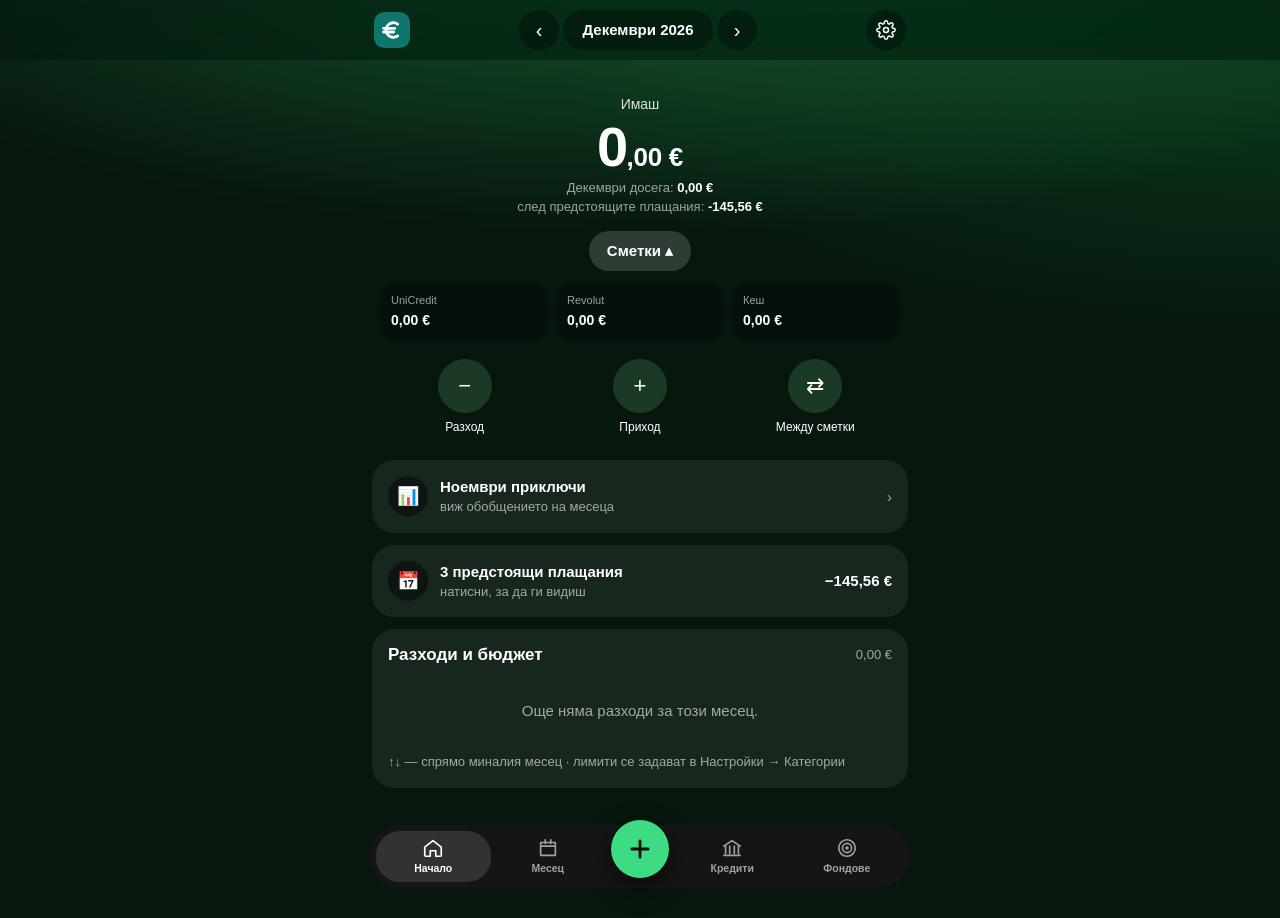
<file: index.html>
<!doctype html>
<html lang="bg">
<head>
  <meta charset="utf-8">
  <meta name="viewport" content="width=device-width, initial-scale=1, viewport-fit=cover">
  <title>Моите финанси</title>
  <meta name="theme-color" content="#07170d">
  <link rel="icon" href="icon.svg" type="image/svg+xml">
  <link rel="apple-touch-icon" href="apple-touch-icon.png">
  <link rel="manifest" href="manifest.webmanifest">
  <meta name="apple-mobile-web-app-capable" content="yes">
  <meta name="mobile-web-app-capable" content="yes">
  <meta name="apple-mobile-web-app-title" content="Финанси">
  <meta name="apple-mobile-web-app-status-bar-style" content="black-translucent">
  <script>
    // Цветът на фона (избран в Настройки) — прилага се преди да се покаже страницата, без премигване.
    try { const bg = localStorage.getItem('bg'); if (bg) document.documentElement.dataset.bg = JSON.parse(bg); } catch (e) { /* по избор */ }
  </script>
  <link rel="stylesheet" href="app.css">
</head>
<body>
  <header class="topbar">
    <div class="topbar-inner">
      <a class="brand" href="#/" aria-label="Начало"><img src="icon.svg" alt="" width="36" height="36"></a>
      <div class="month-picker" id="monthPicker">
        <button type="button" class="icon-btn" data-action="month-prev" aria-label="Предишен месец">‹</button>
        <button type="button" class="month-label" data-action="month-today" id="monthLabel" title="Към текущия месец"></button>
        <button type="button" class="icon-btn" data-action="month-next" aria-label="Следващ месец">›</button>
      </div>
      <a class="icon-btn" href="#/settings" data-route="settings" aria-label="Настройки">
        <svg viewBox="0 0 24 24" fill="none" stroke="currentColor" stroke-width="1.8" stroke-linecap="round" stroke-linejoin="round" aria-hidden="true"><circle cx="12" cy="12" r="3"/><path d="M19.4 15a1.7 1.7 0 0 0 .3 1.8l.1.1a2 2 0 1 1-2.8 2.8l-.1-.1a1.7 1.7 0 0 0-1.8-.3 1.7 1.7 0 0 0-1 1.5V21a2 2 0 1 1-4 0v-.1a1.7 1.7 0 0 0-1.1-1.5 1.7 1.7 0 0 0-1.8.3l-.1.1a2 2 0 1 1-2.8-2.8l.1-.1a1.7 1.7 0 0 0 .3-1.8 1.7 1.7 0 0 0-1.5-1H3a2 2 0 1 1 0-4h.1a1.7 1.7 0 0 0 1.5-1.1 1.7 1.7 0 0 0-.3-1.8l-.1-.1a2 2 0 1 1 2.8-2.8l.1.1a1.7 1.7 0 0 0 1.8.3H9a1.7 1.7 0 0 0 1-1.5V3a2 2 0 1 1 4 0v.1a1.7 1.7 0 0 0 1 1.5 1.7 1.7 0 0 0 1.8-.3l.1-.1a2 2 0 1 1 2.8 2.8l-.1.1a1.7 1.7 0 0 0-.3 1.8V9a1.7 1.7 0 0 0 1.5 1H21a2 2 0 1 1 0 4h-.1a1.7 1.7 0 0 0-1.5 1z"/></svg>
      </a>
    </div>
  </header>

  <main id="view" class="container" aria-live="polite"></main>

  <button type="button" class="fab" data-action="new-expense" aria-label="Нов разход" title="Нов разход (клавиш N)">
    <svg viewBox="0 0 24 24" width="28" height="28" aria-hidden="true"><path d="M12 5v14M5 12h14" stroke="currentColor" stroke-width="2.4" stroke-linecap="round"/></svg>
  </button>

  <nav class="bottom-nav" aria-label="Навигация">
    <a href="#/" data-route="dashboard">
      <svg viewBox="0 0 24 24" aria-hidden="true"><path d="M3 11l9-7 9 7v9a1 1 0 0 1-1 1h-5v-6h-6v6H4a1 1 0 0 1-1-1z"/></svg><span>Начало</span>
    </a>
    <a href="#/month" data-route="month">
      <svg viewBox="0 0 24 24" aria-hidden="true"><path d="M4 6h16v14H4zM4 10h16M9 3v4M15 3v4"/></svg><span>Месец</span>
    </a>
    <span class="bottom-gap" aria-hidden="true"></span>
    <a href="#/loans" data-route="loans">
      <svg viewBox="0 0 24 24" aria-hidden="true"><path d="M3 10l9-6 9 6M5 10v8M9.5 10v8M14.5 10v8M19 10v8M3 20h18"/></svg><span>Кредити</span>
    </a>
    <a href="#/funds" data-route="funds">
      <svg viewBox="0 0 24 24" aria-hidden="true"><path d="M12 21a9 9 0 1 0 0-18 9 9 0 0 0 0 18z"/><path d="M12 17a5 5 0 1 0 0-10 5 5 0 0 0 0 10z"/><circle cx="12" cy="12" r="1"/></svg><span>Фондове</span>
    </a>
  </nav>

  <dialog id="sheet" class="sheet"></dialog>
  <dialog id="confirm" class="sheet sheet-small"></dialog>
  <div id="toast" class="toast" role="status"></div>

  <script src="lib/sql-wasm.js"></script>
  <script src="core.js"></script>
  <script src="app.js"></script>
</body>
</html>
</file>
<file: app.css>
/* Моите финанси — тъмна тема в стил Revolut. Цветът на фона се сменя от Настройки (data-bg на <html>). */
:root {
  --bg: #07170d;
  --glow: rgb(46 204 113 / .38);
  --glow-2: rgb(16 120 60 / .30);
  --primary: #3ddc84;
  --on-primary: #06110a;
  --round: rgb(120 220 150 / .18);

  --surface: rgb(255 255 255 / .07);
  --surface-2: rgb(255 255 255 / .12);
  --surface-solid: #161816;
  --border: rgb(255 255 255 / .09);
  --text: #ffffff;
  --muted: rgb(255 255 255 / .60);
  --pos: #3ddc84;
  --neg: #ff6b6b;
  --warn: #f5b041;
  --warn-soft: rgb(245 176 65 / .16);
  --danger-soft: rgb(255 107 107 / .16);
  --pos-soft: rgb(61 220 132 / .16);
  --radius: 22px;
  --font: -apple-system, BlinkMacSystemFont, "SF Pro Text", "Segoe UI", Roboto, "Helvetica Neue", Arial, sans-serif;
  color-scheme: dark;
}
html[data-bg="blue"]   { --bg: #06101f; --glow: rgb(77 155 255 / .40); --glow-2: rgb(30 80 200 / .30); --primary: #5aa5ff; --on-primary: #04101f; --round: rgb(120 170 255 / .20); }
html[data-bg="purple"] { --bg: #0e0820; --glow: rgb(167 139 250 / .40); --glow-2: rgb(110 60 220 / .30); --primary: #b19cff; --on-primary: #120a24; --round: rgb(170 140 255 / .20); }
html[data-bg="black"]  { --bg: #000000; --glow: rgb(255 255 255 / .10); --glow-2: rgb(255 255 255 / .04); --primary: #ffffff; --on-primary: #000000; --round: rgb(255 255 255 / .14); }

* { box-sizing: border-box; -webkit-tap-highlight-color: transparent; }
html { -webkit-text-size-adjust: 100%; background: var(--bg); }
body {
  margin: 0; min-height: 100dvh;
  background:
    radial-gradient(120% 60% at 50% -10%, var(--glow), transparent 60%),
    radial-gradient(80% 40% at 100% 10%, var(--glow-2), transparent 70%),
    var(--bg);
  background-attachment: fixed;
  color: var(--text);
  font: 15px/1.45 var(--font);
  font-variant-numeric: tabular-nums;
  padding-bottom: calc(110px + env(safe-area-inset-bottom));
}
a { color: var(--primary); }
button, input, select, textarea { font: inherit; color: inherit; }
h1, h2, h3 { margin: 0; line-height: 1.2; }
h2 { font-size: 17px; font-weight: 650; }
h3 { font-size: 15px; font-weight: 650; }
.muted { color: var(--muted); }
.small { font-size: 13px; }
.pos { color: var(--pos); }
.neg { color: var(--neg); }
.warn { color: var(--warn); }
.right { text-align: right; }
.nowrap { white-space: nowrap; }
.hidden { display: none !important; }

/* ---------- горна лента ---------- */
.topbar { position: sticky; top: 0; z-index: 20; padding-top: env(safe-area-inset-top); background: color-mix(in srgb, var(--bg) 55%, transparent); backdrop-filter: blur(16px) saturate(1.3); }
.topbar-inner { max-width: 560px; margin: 0 auto; padding: 10px 14px; display: flex; align-items: center; gap: 8px; }
.brand img { display: block; border-radius: 10px; }
.month-picker { flex: 1; display: flex; align-items: center; justify-content: center; gap: 4px; }
.month-label { border: 0; background: rgb(0 0 0 / .32); color: var(--text); font-weight: 600; padding: 9px 16px; border-radius: 99px; cursor: pointer; text-transform: capitalize; min-width: 150px; }
.icon-btn { width: 40px; height: 40px; border-radius: 50%; border: 0; background: rgb(0 0 0 / .32); color: var(--text); cursor: pointer; font-size: 20px; line-height: 1; display: grid; place-items: center; flex: none; text-decoration: none; }
.icon-btn svg { width: 20px; height: 20px; }
.tabs { display: none; }

/* ---------- съдържание ---------- */
.container { max-width: 560px; margin: 0 auto; padding: 8px 12px 20px; }
.page-head { display: flex; align-items: center; justify-content: space-between; gap: 12px; margin: 10px 4px 14px; flex-wrap: wrap; }
.page-head h1 { font-size: 28px; font-weight: 700; letter-spacing: -.02em; }
.grid { display: grid; gap: 12px; }
.grid-2, .grid-3, .grid-4 { grid-template-columns: minmax(0, 1fr); }
.stack { display: flex; flex-direction: column; gap: 12px; min-width: 0; }
.fade-in { animation: fadeIn .28s ease both; }
@keyframes fadeIn { from { opacity: 0; transform: translateY(8px); } to { opacity: 1; transform: none; } }

.card { background: var(--surface); border-radius: var(--radius); padding: 16px; min-width: 0; }
.card-head { display: flex; align-items: center; justify-content: space-between; gap: 8px; margin-bottom: 10px; }

/* начало: голямото число */
.home-top { text-align: center; padding: 26px 8px 6px; }
.home-top .label { color: rgb(255 255 255 / .85); font-size: 14px; }
.big-num { font-size: 56px; font-weight: 700; letter-spacing: -.03em; line-height: 1.05; margin: 4px 0 2px; }
.big-num .cents { font-size: 26px; letter-spacing: -.01em; }
.big-num.neg { color: var(--neg); }
.home-top .sub { color: var(--muted); font-size: 13px; }
.home-top .bar { width: 64%; margin: 10px auto 6px; }
.pill-btn { display: inline-flex; align-items: center; gap: 6px; background: rgb(255 255 255 / .16); border: 0; color: var(--text); padding: 9px 18px; border-radius: 99px; font-weight: 600; cursor: pointer; margin-top: 14px; }
.acc-tiles { display: grid; grid-template-columns: repeat(3, minmax(0, 1fr)); gap: 8px; margin-top: 12px; text-align: left; }
.tile { background: rgb(0 0 0 / .30); border-radius: 16px; padding: 10px 11px; min-width: 0; }
.tile .t-name { font-size: 11px; color: var(--muted); white-space: nowrap; overflow: hidden; text-overflow: ellipsis; }
.tile .t-val { font-weight: 650; font-size: 14px; margin-top: 2px; white-space: nowrap; }
.total-line { margin-top: 10px; font-size: 13px; color: var(--muted); }
.total-line b { color: var(--text); }
.round-btns { display: grid; grid-template-columns: repeat(3, minmax(0, 1fr)); gap: 6px; margin: 18px 0 6px; }
.round-btn { background: none; border: 0; color: var(--text); text-align: center; font-size: 12px; cursor: pointer; padding: 0; }
.round-btn .rb { width: 54px; height: 54px; border-radius: 50%; background: var(--round); display: grid; place-items: center; margin: 0 auto 6px; font-size: 22px; transition: transform .12s; }
.round-btn:active .rb { transform: scale(.92); }

.kpi .label { color: var(--muted); font-size: 13px; font-weight: 550; }
.kpi .value { font-size: 24px; font-weight: 700; margin-top: 2px; letter-spacing: -.01em; }
.kpi .hint { color: var(--muted); font-size: 13px; margin-top: 4px; }

.bar { height: 6px; background: rgb(255 255 255 / .12); border-radius: 99px; overflow: hidden; border: 0; }
.bar > span { display: block; height: 100%; border-radius: 99px; background: var(--primary); transition: width .9s cubic-bezier(.2, .8, .2, 1); }
.bar.warn > span { background: var(--warn); }
.bar.over > span { background: var(--neg); }

/* редове */
.rows { display: flex; flex-direction: column; }
.row { display: flex; align-items: center; gap: 12px; padding: 10px 2px; border-top: 1px solid var(--border); }
.row:first-child { border-top: 0; }
.row.clickable { cursor: pointer; border-radius: 12px; padding-left: 8px; padding-right: 8px; margin: 0 -8px; }
.row.clickable:active { background: var(--surface-2); }
.row .main { flex: 1; min-width: 0; }
.row .title { min-width: 0; font-weight: 600; overflow: hidden; text-overflow: ellipsis; white-space: nowrap; }
.row .meta { color: var(--muted); font-size: 12.5px; overflow: hidden; text-overflow: ellipsis; white-space: nowrap; }
.row .amount { font-weight: 650; white-space: nowrap; }
.dot { width: 10px; height: 10px; border-radius: 50%; flex: none; }
.avatar { width: 40px; height: 40px; border-radius: 50%; flex: none; display: grid; place-items: center; font-weight: 700; font-size: 15px; color: #fff; }
.avatar.emoji { font-size: 19px; }

.cat-row { display: grid; grid-template-columns: auto 1fr auto; gap: 4px 12px; align-items: center; padding: 9px 0; border-top: 1px solid var(--border); }
.cat-row:first-child { border-top: 0; }
.cat-row.clickable { cursor: pointer; border-radius: 12px; margin: 0 -8px; padding-left: 8px; padding-right: 8px; }
.cat-row.clickable:active { background: var(--surface-2); }
.cat-row .name { font-weight: 600; min-width: 0; overflow: hidden; text-overflow: ellipsis; white-space: nowrap; }
.cat-row .bar, .cat-row .cat-note { grid-column: 2 / -1; }
.cat-ic { width: 38px; height: 38px; border-radius: 50%; display: grid; place-items: center; font-size: 18px; grid-row: span 3; align-self: start; }
.trend { font-size: 12px; font-weight: 600; margin-left: 6px; }
.trend.up { color: var(--neg); }
.trend.down { color: var(--pos); }
.trend.bad { color: var(--neg); }
.trend.good { color: var(--pos); }

.badge { display: inline-flex; align-items: center; gap: 4px; padding: 3px 9px; border-radius: 99px; font-size: 12px; font-weight: 600; background: var(--surface-2); color: var(--muted); white-space: nowrap; }
.badge.ok { background: var(--pos-soft); color: var(--pos); }
.badge.warn { background: var(--warn-soft); color: var(--warn); }
.badge.danger { background: var(--danger-soft); color: var(--neg); }

.empty { text-align: center; color: var(--muted); padding: 24px 12px; }
.notice { border-radius: 16px; padding: 12px 14px; background: var(--warn-soft); color: var(--warn); font-size: 14px; font-weight: 550; display: flex; gap: 10px; align-items: flex-start; }
.notice-soft { border-radius: 14px; padding: 10px 12px; background: var(--surface); margin-bottom: 12px; line-height: 1.5; }
.mobile-only { display: none !important; }

/* предстоящи плащания */
.up-head { display: flex; align-items: center; gap: 12px; cursor: pointer; }
.up-ic { width: 40px; height: 40px; border-radius: 50%; background: rgb(0 0 0 / .45); display: grid; place-items: center; font-size: 18px; flex: none; }
.up-list .row { padding-left: 4px; }

/* ---------- бутони и форми ---------- */
.btn { display: inline-flex; align-items: center; justify-content: center; gap: 6px; padding: 10px 16px; border-radius: 99px; border: 0; background: var(--surface-2); font-weight: 600; cursor: pointer; text-decoration: none; color: var(--text); white-space: nowrap; }
.btn:active { transform: scale(.97); }
.btn.primary { background: var(--primary); color: var(--on-primary); }
.btn.danger { color: var(--neg); }
.btn.danger.solid { background: var(--neg); color: #fff; }
.btn.small { padding: 7px 13px; font-size: 13px; }
.btn.ghost { background: transparent; }
.btn:disabled { opacity: .45; cursor: default; }

.field { display: flex; flex-direction: column; gap: 6px; margin-bottom: 14px; }
.field > span { font-size: 13px; font-weight: 600; color: var(--muted); }
.field small { color: var(--muted); }
.input, select.input, textarea.input { width: 100%; padding: 11px 13px; border-radius: 14px; border: 1px solid var(--border); background: rgb(255 255 255 / .06); color: var(--text); outline: none; min-height: 44px; }
select.input option { background: #1b1d1b; color: #fff; }
.input:focus { border-color: var(--primary); }
.field-row { display: grid; grid-template-columns: 1fr 1fr; gap: 10px; }
.check { display: flex; align-items: center; gap: 8px; font-weight: 550; margin-bottom: 14px; }
.check input { width: 18px; height: 18px; accent-color: var(--primary); }

.seg { display: grid; grid-auto-flow: column; grid-auto-columns: 1fr; background: rgb(255 255 255 / .07); border-radius: 14px; padding: 3px; margin-bottom: 12px; }
.seg label { text-align: center; padding: 8px 6px; border-radius: 11px; cursor: pointer; font-weight: 600; color: var(--muted); font-size: 14px; }
.seg input { position: absolute; opacity: 0; pointer-events: none; }
.seg label:has(input:checked) { background: rgb(255 255 255 / .16); color: var(--text); }

.chips { display: flex; flex-wrap: wrap; gap: 8px; }
.chip { display: inline-flex; align-items: center; gap: 7px; padding: 8px 13px; border-radius: 99px; background: rgb(255 255 255 / .08); cursor: pointer; font-weight: 560; user-select: none; color: var(--muted); }
.chip input { position: absolute; opacity: 0; pointer-events: none; }
.chip:has(input:checked) { background: #fff; color: #0b0b0b; }
.chip .sub { font-size: 11px; opacity: .7; font-weight: 500; }
.chip.on { background: #fff; color: #0b0b0b; }
.chips.scroll { flex-wrap: nowrap; overflow-x: auto; scrollbar-width: none; margin-bottom: 10px; padding-bottom: 2px; }
.chips.scroll::-webkit-scrollbar { display: none; }
.chips.scroll .chip { flex: none; border: 0; font: inherit; font-size: 14px; }

/* въвеждане: сума + калкулатор + иконите на категориите */
.amount-display { text-align: center; font-size: 40px; font-weight: 700; letter-spacing: -.02em; line-height: 1.1; padding: 4px 0 0; }
.amount-display .cents { font-size: 22px; }
.amount-expr { text-align: center; color: var(--muted); font-size: 13px; min-height: 18px; margin-bottom: 8px; }
.icon-grid { display: grid; grid-template-columns: repeat(auto-fill, minmax(58px, 1fr)); gap: 4px 2px; margin-bottom: 8px; }
.icon-pick { text-align: center; font-size: 10.5px; color: var(--muted); cursor: pointer; user-select: none; }
.icon-pick input { position: absolute; opacity: 0; pointer-events: none; }
.icon-pick .ip { width: 40px; height: 40px; border-radius: 50%; display: grid; place-items: center; font-size: 19px; margin: 0 auto 3px; background: rgb(255 255 255 / .08); transition: transform .12s, background .2s; }
.icon-pick:has(input:checked) { color: var(--text); }
.icon-pick:has(input:checked) .ip { transform: scale(1.08); box-shadow: 0 0 0 2px #fff; }
.keypad { display: grid; grid-template-columns: repeat(4, 1fr); gap: 5px; margin-top: 6px; }
.kp { background: rgb(255 255 255 / .08); border: 0; color: var(--text); border-radius: 14px; padding: 9px 0; font-size: 20px; cursor: pointer; user-select: none; }
.kp:active { background: rgb(255 255 255 / .18); }
.kp.op { color: var(--primary); }
.more-fields summary { cursor: pointer; color: var(--muted); font-size: 13px; padding: 6px 0; }

/* ---------- диалози ---------- */
dialog.sheet { border: 0; padding: 0; background: var(--surface-solid); color: var(--text); border-radius: 26px; width: min(520px, calc(100vw - 24px)); max-height: calc(100dvh - 40px); box-shadow: 0 24px 64px rgb(0 0 0 / .5); }
dialog.sheet-small { width: min(420px, calc(100vw - 32px)); }
dialog::backdrop { background: rgb(0 0 0 / .6); backdrop-filter: blur(3px); }
.sheet-head { display: flex; align-items: center; justify-content: space-between; padding: 16px 18px 4px; }
.sheet-head h2 { font-size: 18px; }
.sheet-body { padding: 8px 16px 4px; overflow-y: auto; max-height: calc(100dvh - 180px); }
.sheet-foot { display: flex; gap: 8px; padding: 10px 16px 16px; justify-content: flex-end; flex-wrap: wrap; }
.sheet-foot .spacer { flex: 1; }
.sheet-foot .btn.primary.wide { flex: 1; padding: 14px; font-size: 16px; }

.toast { position: fixed; left: 50%; bottom: calc(110px + env(safe-area-inset-bottom)); transform: translateX(-50%) translateY(20px); opacity: 0; pointer-events: none; background: #f5f5f5; color: #0b0b0b; padding: 11px 18px; border-radius: 16px; font-weight: 600; z-index: 100; transition: opacity .2s, transform .2s; max-width: calc(100vw - 32px); box-shadow: 0 8px 24px rgb(0 0 0 / .35); }
.toast.show { opacity: 1; transform: translateX(-50%) translateY(0); }
.toast.error { background: var(--neg); color: #fff; }

/* „Записано ✓“ и конфети */
.check-pop { position: fixed; inset: 0; display: grid; place-items: center; z-index: 90; pointer-events: none; }
.check-pop > div { background: #1c1e1c; border-radius: 26px; padding: 20px 30px; text-align: center; font-weight: 600; animation: pop .45s cubic-bezier(.2, 1.4, .4, 1); }
.check-pop .ck { width: 60px; height: 60px; border-radius: 50%; background: var(--pos); color: #06110a; display: grid; place-items: center; font-size: 32px; margin: 0 auto 8px; }
@keyframes pop { 0% { transform: scale(.3); opacity: 0; } 100% { transform: scale(1); opacity: 1; } }
.confetti { position: fixed; top: -14px; width: 9px; height: 13px; border-radius: 2px; z-index: 95; pointer-events: none; animation: fall 1.7s ease-in forwards; }
@keyframes fall { to { transform: translateY(105vh) rotate(560deg); opacity: .3; } }
@media (prefers-reduced-motion: reduce) { .fade-in, .check-pop > div, .confetti { animation: none; } .bar > span { transition: none; } }

/* ---------- плаваща долна лента ---------- */
.fab { position: fixed; left: 50%; transform: translateX(-50%); bottom: calc(22px + env(safe-area-inset-bottom)); z-index: 31; width: 58px; height: 58px; border-radius: 50%; border: 0; cursor: pointer; background: var(--primary); color: var(--on-primary); display: grid; place-items: center; box-shadow: 0 10px 28px rgb(0 0 0 / .45); }
.fab:active { transform: translateX(-50%) scale(.94); }
.bottom-nav { display: grid; grid-template-columns: 1fr 1fr 70px 1fr 1fr; position: fixed; left: 50%; transform: translateX(-50%); bottom: calc(12px + env(safe-area-inset-bottom)); z-index: 25; width: min(540px, calc(100vw - 20px)); background: rgb(22 22 22 / .92); backdrop-filter: blur(14px); border-radius: 30px; padding: 6px; }
.bottom-nav a { display: flex; flex-direction: column; align-items: center; gap: 2px; text-decoration: none; color: var(--muted); font-size: 10.5px; font-weight: 600; padding: 6px 0; border-radius: 24px; }
.bottom-nav svg { width: 22px; height: 22px; fill: none; stroke: currentColor; stroke-width: 1.8; stroke-linecap: round; stroke-linejoin: round; }
.bottom-nav a.active { color: #fff; background: rgb(255 255 255 / .12); }

/* цветове на фона (Настройки) */
.bg-swatches { display: flex; gap: 10px; }
.bg-sw { width: 38px; height: 38px; border-radius: 50%; border: 2px solid transparent; cursor: pointer; }
.bg-sw.on { border-color: #fff; }

@media (max-width: 720px) {
  dialog.sheet { width: 100vw; max-width: 100vw; margin: auto 0 0; border-radius: 26px 26px 0 0; max-height: 96dvh; padding-bottom: env(safe-area-inset-bottom); }
  .sheet-body { max-height: calc(96dvh - 128px); }
  .sheet-head { padding-top: 12px; }
  #txForm .seg { margin-bottom: 6px; }
  #txForm .field { margin-bottom: 8px; }
}
@media (max-width: 380px) {
  .big-num { font-size: 48px; }
  .round-btn { font-size: 11px; }
}
</file>
<file: beta/app.css>
/* Моите финанси — тъмна тема в стил Revolut. Цветът на фона се сменя от Настройки (data-bg на <html>). */
:root {
  --bg: #07170d;
  --glow: rgb(46 204 113 / .38);
  --glow-2: rgb(16 120 60 / .30);
  --primary: #3ddc84;
  --on-primary: #06110a;
  --round: rgb(120 220 150 / .18);

  --surface: rgb(255 255 255 / .07);
  --surface-2: rgb(255 255 255 / .12);
  --surface-solid: #161816;
  --border: rgb(255 255 255 / .09);
  --text: #ffffff;
  --muted: rgb(255 255 255 / .60);
  --pos: #3ddc84;
  --neg: #ff6b6b;
  --warn: #f5b041;
  --warn-soft: rgb(245 176 65 / .16);
  --danger-soft: rgb(255 107 107 / .16);
  --pos-soft: rgb(61 220 132 / .16);
  --radius: 22px;
  --font: -apple-system, BlinkMacSystemFont, "SF Pro Text", "Segoe UI", Roboto, "Helvetica Neue", Arial, sans-serif;
  color-scheme: dark;
}
html[data-bg="blue"]   { --bg: #06101f; --glow: rgb(77 155 255 / .40); --glow-2: rgb(30 80 200 / .30); --primary: #5aa5ff; --on-primary: #04101f; --round: rgb(120 170 255 / .20); }
html[data-bg="purple"] { --bg: #0e0820; --glow: rgb(167 139 250 / .40); --glow-2: rgb(110 60 220 / .30); --primary: #b19cff; --on-primary: #120a24; --round: rgb(170 140 255 / .20); }
html[data-bg="black"]  { --bg: #000000; --glow: rgb(255 255 255 / .10); --glow-2: rgb(255 255 255 / .04); --primary: #ffffff; --on-primary: #000000; --round: rgb(255 255 255 / .14); }

* { box-sizing: border-box; -webkit-tap-highlight-color: transparent; }
html { -webkit-text-size-adjust: 100%; background: var(--bg); }
body {
  margin: 0; min-height: 100dvh;
  background:
    radial-gradient(120% 60% at 50% -10%, var(--glow), transparent 60%),
    radial-gradient(80% 40% at 100% 10%, var(--glow-2), transparent 70%),
    var(--bg);
  background-attachment: fixed;
  color: var(--text);
  font: 15px/1.45 var(--font);
  font-variant-numeric: tabular-nums;
  padding-bottom: calc(110px + env(safe-area-inset-bottom));
}
a { color: var(--primary); }
button, input, select, textarea { font: inherit; color: inherit; }
h1, h2, h3 { margin: 0; line-height: 1.2; }
h2 { font-size: 17px; font-weight: 650; }
h3 { font-size: 15px; font-weight: 650; }
.muted { color: var(--muted); }
.small { font-size: 13px; }
.pos { color: var(--pos); }
.neg { color: var(--neg); }
.warn { color: var(--warn); }
.right { text-align: right; }
.nowrap { white-space: nowrap; }
.hidden { display: none !important; }

/* ---------- горна лента ---------- */
.topbar { position: sticky; top: 0; z-index: 20; padding-top: env(safe-area-inset-top); background: color-mix(in srgb, var(--bg) 55%, transparent); backdrop-filter: blur(16px) saturate(1.3); }
.topbar-inner { max-width: 560px; margin: 0 auto; padding: 10px 14px; display: flex; align-items: center; gap: 8px; }
.brand img { display: block; border-radius: 10px; }
.month-picker { flex: 1; display: flex; align-items: center; justify-content: center; gap: 4px; }
.month-label { border: 0; background: rgb(0 0 0 / .32); color: var(--text); font-weight: 600; padding: 9px 16px; border-radius: 99px; cursor: pointer; text-transform: capitalize; min-width: 150px; }
.icon-btn { width: 40px; height: 40px; border-radius: 50%; border: 0; background: rgb(0 0 0 / .32); color: var(--text); cursor: pointer; font-size: 20px; line-height: 1; display: grid; place-items: center; flex: none; text-decoration: none; }
.icon-btn svg { width: 20px; height: 20px; }
.tabs { display: none; }

/* ---------- съдържание ---------- */
.container { max-width: 560px; margin: 0 auto; padding: 8px 12px 20px; }
.page-head { display: flex; align-items: center; justify-content: space-between; gap: 12px; margin: 10px 4px 14px; flex-wrap: wrap; }
.page-head h1 { font-size: 28px; font-weight: 700; letter-spacing: -.02em; }
.grid { display: grid; gap: 12px; }
.grid-2, .grid-3, .grid-4 { grid-template-columns: minmax(0, 1fr); }
.stack { display: flex; flex-direction: column; gap: 12px; min-width: 0; }
.fade-in { animation: fadeIn .28s ease both; }
@keyframes fadeIn { from { opacity: 0; transform: translateY(8px); } to { opacity: 1; transform: none; } }

.card { background: var(--surface); border-radius: var(--radius); padding: 16px; min-width: 0; }
.card-head { display: flex; align-items: center; justify-content: space-between; gap: 8px; margin-bottom: 10px; }

/* начало: голямото число */
.home-top { text-align: center; padding: 26px 8px 6px; }
.home-top .label { color: rgb(255 255 255 / .85); font-size: 14px; }
.big-num { font-size: 56px; font-weight: 700; letter-spacing: -.03em; line-height: 1.05; margin: 4px 0 2px; }
.big-num .cents { font-size: 26px; letter-spacing: -.01em; }
.big-num.neg { color: var(--neg); }
.home-top .sub { color: var(--muted); font-size: 13px; }
.home-top .bar { width: 64%; margin: 10px auto 6px; }
.pill-btn { display: inline-flex; align-items: center; gap: 6px; background: rgb(255 255 255 / .16); border: 0; color: var(--text); padding: 9px 18px; border-radius: 99px; font-weight: 600; cursor: pointer; margin-top: 14px; }
.acc-tiles { display: grid; grid-template-columns: repeat(3, minmax(0, 1fr)); gap: 8px; margin-top: 12px; text-align: left; }
.tile { background: rgb(0 0 0 / .30); border-radius: 16px; padding: 10px 11px; min-width: 0; }
.tile .t-name { font-size: 11px; color: var(--muted); white-space: nowrap; overflow: hidden; text-overflow: ellipsis; }
.tile .t-val { font-weight: 650; font-size: 14px; margin-top: 2px; white-space: nowrap; }
.total-line { margin-top: 10px; font-size: 13px; color: var(--muted); }
.total-line b { color: var(--text); }
.round-btns { display: grid; grid-template-columns: repeat(3, minmax(0, 1fr)); gap: 6px; margin: 18px 0 6px; }
.round-btn { background: none; border: 0; color: var(--text); text-align: center; font-size: 12px; cursor: pointer; padding: 0; }
.round-btn .rb { width: 54px; height: 54px; border-radius: 50%; background: var(--round); display: grid; place-items: center; margin: 0 auto 6px; font-size: 22px; transition: transform .12s; }
.round-btn:active .rb { transform: scale(.92); }

.kpi .label { color: var(--muted); font-size: 13px; font-weight: 550; }
.kpi .value { font-size: 24px; font-weight: 700; margin-top: 2px; letter-spacing: -.01em; }
.kpi .hint { color: var(--muted); font-size: 13px; margin-top: 4px; }

.bar { height: 6px; background: rgb(255 255 255 / .12); border-radius: 99px; overflow: hidden; border: 0; }
.bar > span { display: block; height: 100%; border-radius: 99px; background: var(--primary); transition: width .9s cubic-bezier(.2, .8, .2, 1); }
.bar.warn > span { background: var(--warn); }
.bar.over > span { background: var(--neg); }

/* редове */
.rows { display: flex; flex-direction: column; }
.row { display: flex; align-items: center; gap: 12px; padding: 10px 2px; border-top: 1px solid var(--border); }
.row:first-child { border-top: 0; }
.row.clickable { cursor: pointer; border-radius: 12px; padding-left: 8px; padding-right: 8px; margin: 0 -8px; }
.row.clickable:active { background: var(--surface-2); }
.row .main { flex: 1; min-width: 0; }
.row .title { min-width: 0; font-weight: 600; overflow: hidden; text-overflow: ellipsis; white-space: nowrap; }
.row .meta { color: var(--muted); font-size: 12.5px; overflow: hidden; text-overflow: ellipsis; white-space: nowrap; }
.row .amount { font-weight: 650; white-space: nowrap; }
.dot { width: 10px; height: 10px; border-radius: 50%; flex: none; }
.avatar { width: 40px; height: 40px; border-radius: 50%; flex: none; display: grid; place-items: center; font-weight: 700; font-size: 15px; color: #fff; }
.avatar.emoji { font-size: 19px; }

.cat-row { display: grid; grid-template-columns: auto 1fr auto; gap: 4px 12px; align-items: center; padding: 9px 0; border-top: 1px solid var(--border); }
.cat-row:first-child { border-top: 0; }
.cat-row.clickable { cursor: pointer; border-radius: 12px; margin: 0 -8px; padding-left: 8px; padding-right: 8px; }
.cat-row.clickable:active { background: var(--surface-2); }
.cat-row .name { font-weight: 600; min-width: 0; overflow: hidden; text-overflow: ellipsis; white-space: nowrap; }
.cat-row .bar, .cat-row .cat-note { grid-column: 2 / -1; }
.cat-ic { width: 38px; height: 38px; border-radius: 50%; display: grid; place-items: center; font-size: 18px; grid-row: span 3; align-self: start; }
.trend { font-size: 12px; font-weight: 600; margin-left: 6px; }
.trend.up { color: var(--neg); }
.trend.down { color: var(--pos); }
.trend.bad { color: var(--neg); }
.trend.good { color: var(--pos); }

.badge { display: inline-flex; align-items: center; gap: 4px; padding: 3px 9px; border-radius: 99px; font-size: 12px; font-weight: 600; background: var(--surface-2); color: var(--muted); white-space: nowrap; }
.badge.ok { background: var(--pos-soft); color: var(--pos); }
.badge.warn { background: var(--warn-soft); color: var(--warn); }
.badge.danger { background: var(--danger-soft); color: var(--neg); }

.empty { text-align: center; color: var(--muted); padding: 24px 12px; }
.notice { border-radius: 16px; padding: 12px 14px; background: var(--warn-soft); color: var(--warn); font-size: 14px; font-weight: 550; display: flex; gap: 10px; align-items: flex-start; }
.notice-soft { border-radius: 14px; padding: 10px 12px; background: var(--surface); margin-bottom: 12px; line-height: 1.5; }
.mobile-only { display: none !important; }

/* предстоящи плащания */
.up-head { display: flex; align-items: center; gap: 12px; cursor: pointer; }
.up-ic { width: 40px; height: 40px; border-radius: 50%; background: rgb(0 0 0 / .45); display: grid; place-items: center; font-size: 18px; flex: none; }
.up-list .row { padding-left: 4px; }

/* ---------- бутони и форми ---------- */
.btn { display: inline-flex; align-items: center; justify-content: center; gap: 6px; padding: 10px 16px; border-radius: 99px; border: 0; background: var(--surface-2); font-weight: 600; cursor: pointer; text-decoration: none; color: var(--text); white-space: nowrap; }
.btn:active { transform: scale(.97); }
.btn.primary { background: var(--primary); color: var(--on-primary); }
.btn.danger { color: var(--neg); }
.btn.danger.solid { background: var(--neg); color: #fff; }
.btn.small { padding: 7px 13px; font-size: 13px; }
.btn.ghost { background: transparent; }
.btn:disabled { opacity: .45; cursor: default; }

.field { display: flex; flex-direction: column; gap: 6px; margin-bottom: 14px; }
.field > span { font-size: 13px; font-weight: 600; color: var(--muted); }
.field small { color: var(--muted); }
.input, select.input, textarea.input { width: 100%; padding: 11px 13px; border-radius: 14px; border: 1px solid var(--border); background: rgb(255 255 255 / .06); color: var(--text); outline: none; min-height: 44px; }
select.input option { background: #1b1d1b; color: #fff; }
.input:focus { border-color: var(--primary); }
.field-row { display: grid; grid-template-columns: 1fr 1fr; gap: 10px; }
.check { display: flex; align-items: center; gap: 8px; font-weight: 550; margin-bottom: 14px; }
.check input { width: 18px; height: 18px; accent-color: var(--primary); }

.seg { display: grid; grid-auto-flow: column; grid-auto-columns: 1fr; background: rgb(255 255 255 / .07); border-radius: 14px; padding: 3px; margin-bottom: 12px; }
.seg label { text-align: center; padding: 8px 6px; border-radius: 11px; cursor: pointer; font-weight: 600; color: var(--muted); font-size: 14px; }
.seg input { position: absolute; opacity: 0; pointer-events: none; }
.seg label:has(input:checked) { background: rgb(255 255 255 / .16); color: var(--text); }

.chips { display: flex; flex-wrap: wrap; gap: 8px; }
.chip { display: inline-flex; align-items: center; gap: 7px; padding: 8px 13px; border-radius: 99px; background: rgb(255 255 255 / .08); cursor: pointer; font-weight: 560; user-select: none; color: var(--muted); }
.chip input { position: absolute; opacity: 0; pointer-events: none; }
.chip:has(input:checked) { background: #fff; color: #0b0b0b; }
.chip .sub { font-size: 11px; opacity: .7; font-weight: 500; }
.chip.on { background: #fff; color: #0b0b0b; }
.chips.scroll { flex-wrap: nowrap; overflow-x: auto; scrollbar-width: none; margin-bottom: 10px; padding-bottom: 2px; }
.chips.scroll::-webkit-scrollbar { display: none; }
.chips.scroll .chip { flex: none; border: 0; font: inherit; font-size: 14px; }

/* въвеждане: сума + калкулатор + иконите на категориите */
.amount-display { text-align: center; font-size: 40px; font-weight: 700; letter-spacing: -.02em; line-height: 1.1; padding: 4px 0 0; }
.amount-display .cents { font-size: 22px; }
.amount-expr { text-align: center; color: var(--muted); font-size: 13px; min-height: 18px; margin-bottom: 8px; }
.icon-grid { display: grid; grid-template-columns: repeat(auto-fill, minmax(58px, 1fr)); gap: 4px 2px; margin-bottom: 8px; }
.icon-pick { text-align: center; font-size: 10.5px; color: var(--muted); cursor: pointer; user-select: none; }
.icon-pick input { position: absolute; opacity: 0; pointer-events: none; }
.icon-pick .ip { width: 40px; height: 40px; border-radius: 50%; display: grid; place-items: center; font-size: 19px; margin: 0 auto 3px; background: rgb(255 255 255 / .08); transition: transform .12s, background .2s; }
.icon-pick:has(input:checked) { color: var(--text); }
.icon-pick:has(input:checked) .ip { transform: scale(1.08); box-shadow: 0 0 0 2px #fff; }
.keypad { display: grid; grid-template-columns: repeat(4, 1fr); gap: 5px; margin-top: 6px; }
.kp { background: rgb(255 255 255 / .08); border: 0; color: var(--text); border-radius: 14px; padding: 9px 0; font-size: 20px; cursor: pointer; user-select: none; }
.kp:active { background: rgb(255 255 255 / .18); }
.kp.op { color: var(--primary); }
.more-fields summary { cursor: pointer; color: var(--muted); font-size: 13px; padding: 6px 0; }

/* ---------- диалози ---------- */
dialog.sheet { border: 0; padding: 0; background: var(--surface-solid); color: var(--text); border-radius: 26px; width: min(520px, calc(100vw - 24px)); max-height: calc(100dvh - 40px); box-shadow: 0 24px 64px rgb(0 0 0 / .5); }
dialog.sheet-small { width: min(420px, calc(100vw - 32px)); }
dialog::backdrop { background: rgb(0 0 0 / .6); backdrop-filter: blur(3px); }
.sheet-head { display: flex; align-items: center; justify-content: space-between; padding: 16px 18px 4px; }
.sheet-head h2 { font-size: 18px; }
.sheet-body { padding: 8px 16px 4px; overflow-y: auto; max-height: calc(100dvh - 180px); }
.sheet-foot { display: flex; gap: 8px; padding: 10px 16px 16px; justify-content: flex-end; flex-wrap: wrap; }
.sheet-foot .spacer { flex: 1; }
.sheet-foot .btn.primary.wide { flex: 1; padding: 14px; font-size: 16px; }

.toast { position: fixed; left: 50%; bottom: calc(110px + env(safe-area-inset-bottom)); transform: translateX(-50%) translateY(20px); opacity: 0; pointer-events: none; background: #f5f5f5; color: #0b0b0b; padding: 11px 18px; border-radius: 16px; font-weight: 600; z-index: 100; transition: opacity .2s, transform .2s; max-width: calc(100vw - 32px); box-shadow: 0 8px 24px rgb(0 0 0 / .35); }
.toast.show { opacity: 1; transform: translateX(-50%) translateY(0); }
.toast.error { background: var(--neg); color: #fff; }

/* „Записано ✓“ и конфети */
.check-pop { position: fixed; inset: 0; display: grid; place-items: center; z-index: 90; pointer-events: none; }
.check-pop > div { background: #1c1e1c; border-radius: 26px; padding: 20px 30px; text-align: center; font-weight: 600; animation: pop .45s cubic-bezier(.2, 1.4, .4, 1); }
.check-pop .ck { width: 60px; height: 60px; border-radius: 50%; background: var(--pos); color: #06110a; display: grid; place-items: center; font-size: 32px; margin: 0 auto 8px; }
@keyframes pop { 0% { transform: scale(.3); opacity: 0; } 100% { transform: scale(1); opacity: 1; } }
.confetti { position: fixed; top: -14px; width: 9px; height: 13px; border-radius: 2px; z-index: 95; pointer-events: none; animation: fall 1.7s ease-in forwards; }
@keyframes fall { to { transform: translateY(105vh) rotate(560deg); opacity: .3; } }
@media (prefers-reduced-motion: reduce) { .fade-in, .check-pop > div, .confetti { animation: none; } .bar > span { transition: none; } }

/* ---------- плаваща долна лента ---------- */
.fab { position: fixed; left: 50%; transform: translateX(-50%); bottom: calc(22px + env(safe-area-inset-bottom)); z-index: 31; width: 58px; height: 58px; border-radius: 50%; border: 0; cursor: pointer; background: var(--primary); color: var(--on-primary); display: grid; place-items: center; box-shadow: 0 10px 28px rgb(0 0 0 / .45); }
.fab:active { transform: translateX(-50%) scale(.94); }
.bottom-nav { display: grid; grid-template-columns: 1fr 1fr 70px 1fr 1fr; position: fixed; left: 50%; transform: translateX(-50%); bottom: calc(12px + env(safe-area-inset-bottom)); z-index: 25; width: min(540px, calc(100vw - 20px)); background: rgb(22 22 22 / .92); backdrop-filter: blur(14px); border-radius: 30px; padding: 6px; }
.bottom-nav a { display: flex; flex-direction: column; align-items: center; gap: 2px; text-decoration: none; color: var(--muted); font-size: 10.5px; font-weight: 600; padding: 6px 0; border-radius: 24px; }
.bottom-nav svg { width: 22px; height: 22px; fill: none; stroke: currentColor; stroke-width: 1.8; stroke-linecap: round; stroke-linejoin: round; }
.bottom-nav a.active { color: #fff; background: rgb(255 255 255 / .12); }

/* цветове на фона (Настройки) */
.bg-swatches { display: flex; gap: 10px; }
.bg-sw { width: 38px; height: 38px; border-radius: 50%; border: 2px solid transparent; cursor: pointer; }
.bg-sw.on { border-color: #fff; }

@media (max-width: 720px) {
  dialog.sheet { width: 100vw; max-width: 100vw; margin: auto 0 0; border-radius: 26px 26px 0 0; max-height: 96dvh; padding-bottom: env(safe-area-inset-bottom); }
  .sheet-body { max-height: calc(96dvh - 128px); }
  .sheet-head { padding-top: 12px; }
  #txForm .seg { margin-bottom: 6px; }
  #txForm .field { margin-bottom: 8px; }
}
@media (max-width: 380px) {
  .big-num { font-size: 48px; }
  .round-btn { font-size: 11px; }
}
</file>
